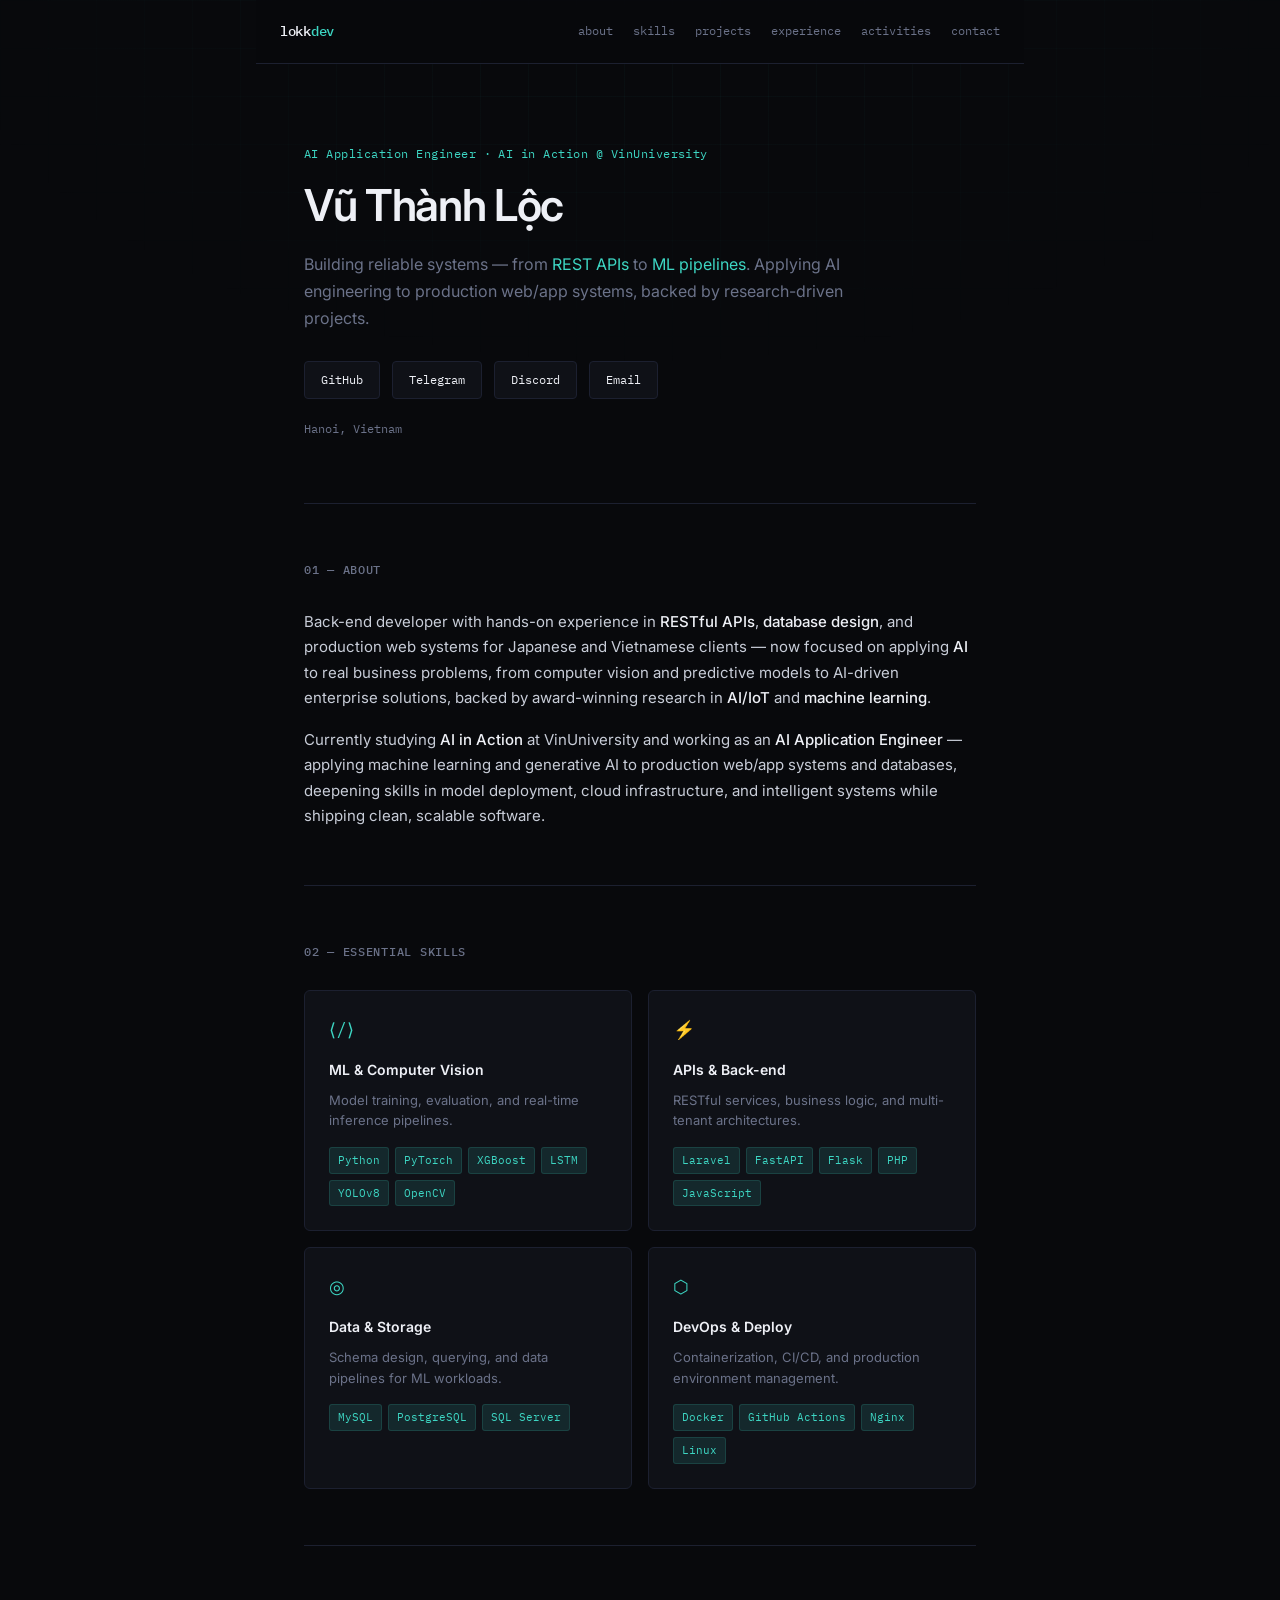
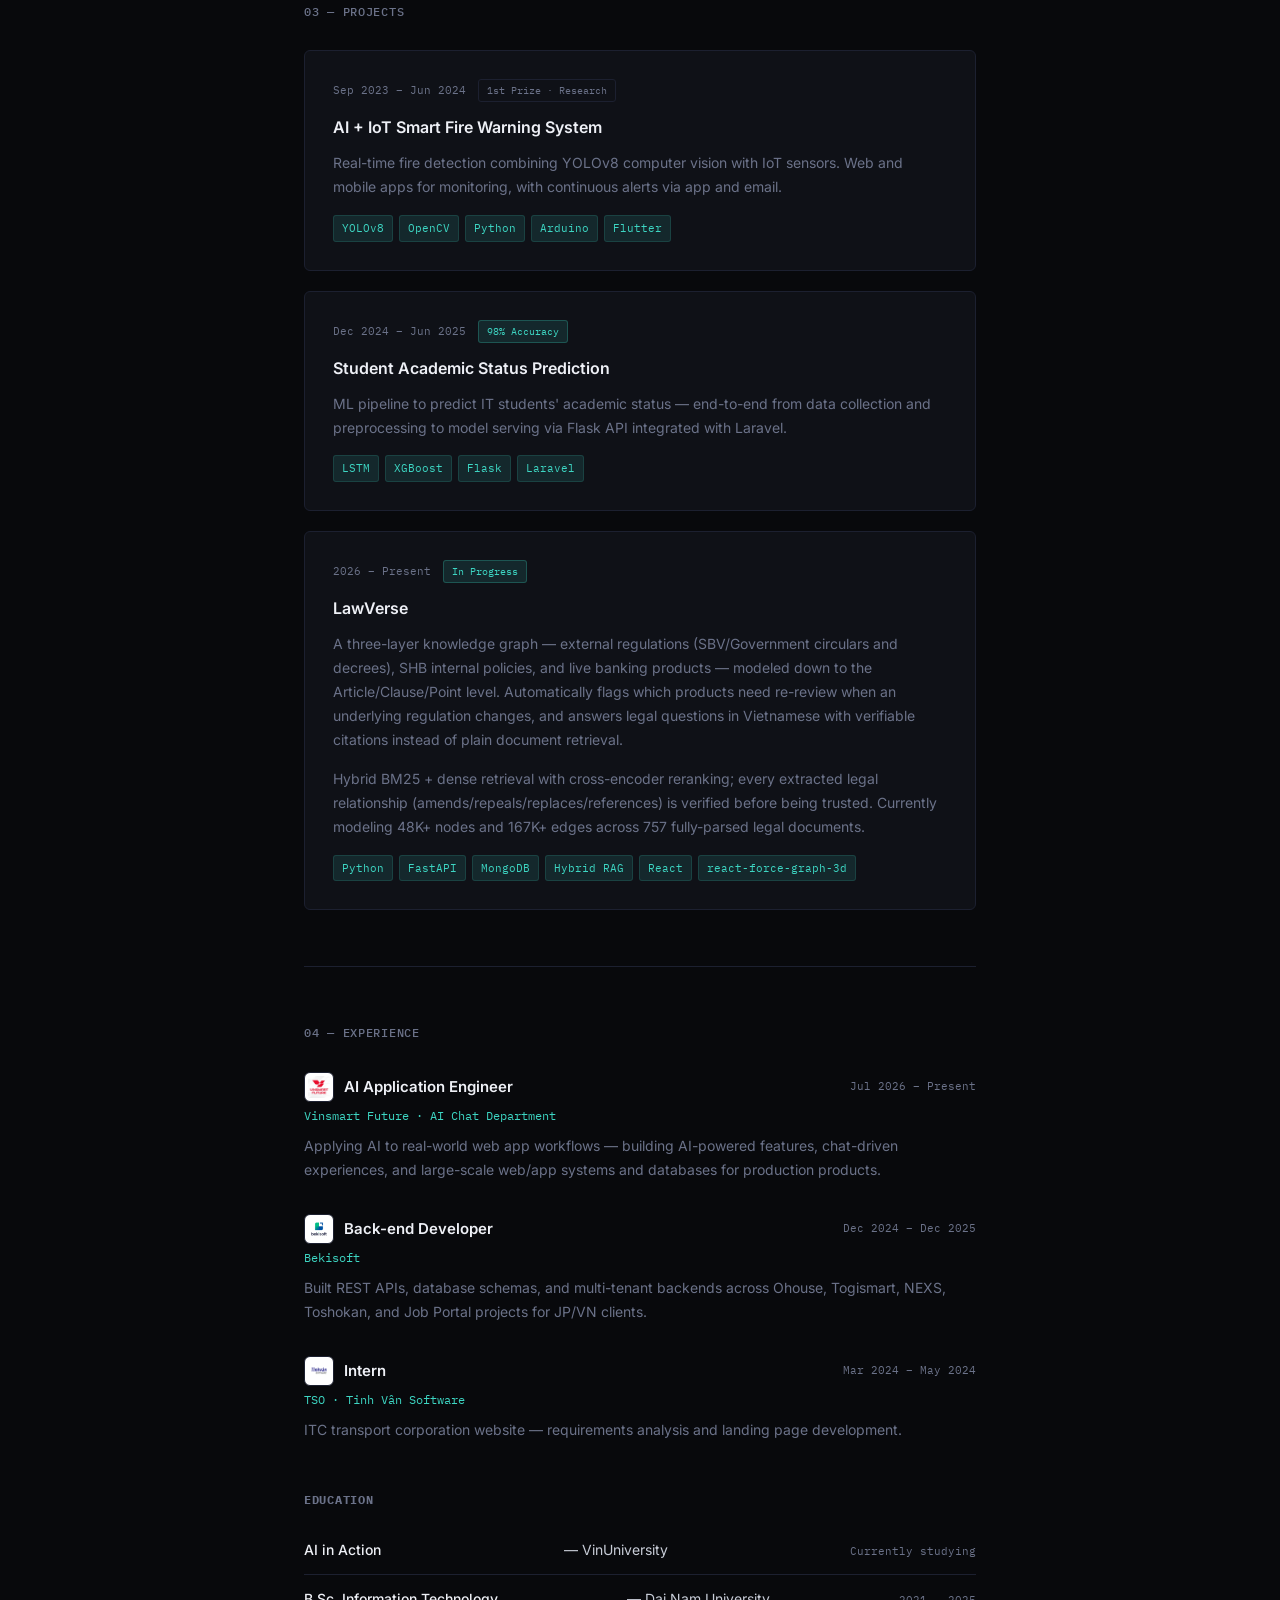
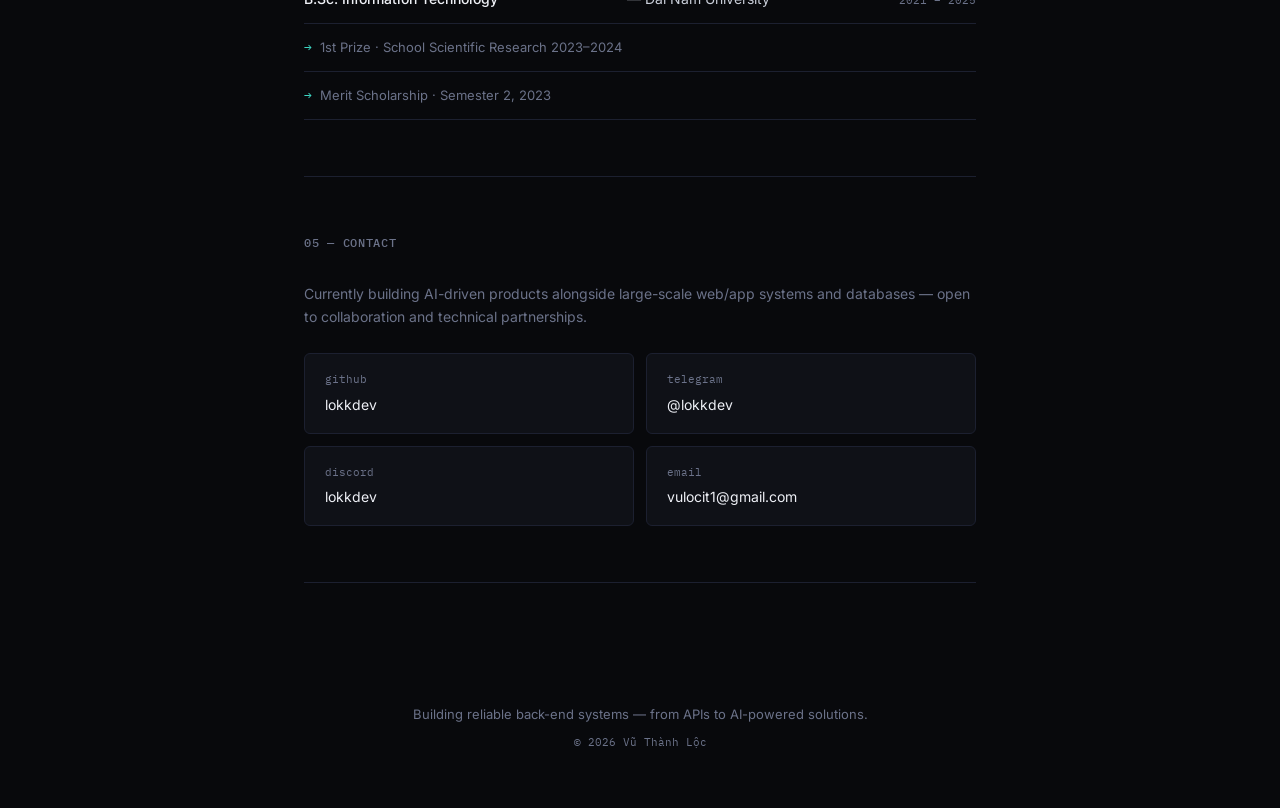
<file: index.html>
<!DOCTYPE html>
<html lang="en">
<head>
  <meta charset="UTF-8" />
  <meta name="viewport" content="width=device-width, initial-scale=1.0" />
  <meta name="description" content="Vũ Thành Lộc — AI Application Engineer with a back-end foundation. APIs, ML pipelines, and production systems." />
  <title>Vũ Thành Lộc · Portfolio</title>
  <link rel="preconnect" href="https://fonts.googleapis.com" />
  <link rel="preconnect" href="https://fonts.gstatic.com" crossorigin />
  <link href="https://fonts.googleapis.com/css2?family=IBM+Plex+Mono:wght@400;500&family=Inter:wght@400;500;600&display=swap" rel="stylesheet" />
  <link rel="stylesheet" href="css/style.css" />
</head>
<body>
  <div class="grid-bg" aria-hidden="true"></div>

  <header class="site-header">
    <a href="#" class="logo">lokk<span class="accent">dev</span></a>
    <nav aria-label="Primary">
      <a href="#about">About</a>
      <a href="#skills">Skills</a>
      <a href="#projects">Projects</a>
      <a href="#experience">Experience</a>
      <a href="activities.html">Activities</a>
      <a href="#contact">Contact</a>
    </nav>
  </header>

  <main>
    <section class="hero" id="top">
      <p class="eyebrow">AI Application Engineer · AI in Action @ VinUniversity</p>
      <h1>Vũ Thành Lộc</h1>
      <p class="hero-tagline">
        Building reliable systems — from <span class="accent">REST APIs</span> to
        <span class="accent">ML pipelines</span>. Applying AI engineering to
        production web/app systems, backed by research-driven projects.
      </p>
      <div class="hero-links">
        <a href="https://github.com/lokkdev" target="_blank" rel="noopener">GitHub</a>
        <a href="https://t.me/lokkdev" target="_blank" rel="noopener">Telegram</a>
        <a href="https://discord.com/users/688775596502810636" target="_blank" rel="noopener">Discord</a>
        <a href="mailto:vulocit1@gmail.com">Email</a>
      </div>
      <p class="hero-location">Hanoi, Vietnam</p>
    </section>

    <section id="about" class="section">
      <h2 class="section-label">01 — About</h2>
      <div class="section-body reveal">
        <p>
          Back-end developer with hands-on experience in <strong>RESTful APIs</strong>,
          <strong>database design</strong>, and production web systems for Japanese and
          Vietnamese clients — now focused on applying <strong>AI</strong> to real
          business problems, from computer vision and predictive models to AI-driven
          enterprise solutions, backed by award-winning research in
          <strong>AI/IoT</strong> and <strong>machine learning</strong>.
        </p>
        <p>
          Currently studying <strong>AI in Action</strong> at VinUniversity and working
          as an <strong>AI Application Engineer</strong> — applying machine learning and
          generative AI to production web/app systems and databases, deepening skills in
          model deployment, cloud infrastructure, and intelligent systems while shipping
          clean, scalable software.
        </p>
      </div>
    </section>

    <section id="skills" class="section">
      <h2 class="section-label">02 — Essential Skills</h2>
      <div class="skills-grid">
        <article class="skill-card reveal">
          <span class="skill-icon">⟨/⟩</span>
          <h3>ML &amp; Computer Vision</h3>
          <p>Model training, evaluation, and real-time inference pipelines.</p>
          <ul class="skill-tags">
            <li>Python</li>
            <li>PyTorch</li>
            <li>XGBoost</li>
            <li>LSTM</li>
            <li>YOLOv8</li>
            <li>OpenCV</li>
          </ul>
        </article>
        <article class="skill-card reveal">
          <span class="skill-icon">⚡</span>
          <h3>APIs &amp; Back-end</h3>
          <p>RESTful services, business logic, and multi-tenant architectures.</p>
          <ul class="skill-tags">
            <li>Laravel</li>
            <li>FastAPI</li>
            <li>Flask</li>
            <li>PHP</li>
            <li>JavaScript</li>
          </ul>
        </article>
        <article class="skill-card reveal">
          <span class="skill-icon">◎</span>
          <h3>Data &amp; Storage</h3>
          <p>Schema design, querying, and data pipelines for ML workloads.</p>
          <ul class="skill-tags">
            <li>MySQL</li>
            <li>PostgreSQL</li>
            <li>SQL Server</li>
          </ul>
        </article>
        <article class="skill-card reveal">
          <span class="skill-icon">⬡</span>
          <h3>DevOps &amp; Deploy</h3>
          <p>Containerization, CI/CD, and production environment management.</p>
          <ul class="skill-tags">
            <li>Docker</li>
            <li>GitHub Actions</li>
            <li>Nginx</li>
            <li>Linux</li>
          </ul>
        </article>
      </div>
    </section>

    <section id="projects" class="section">
      <h2 class="section-label">03 — Projects</h2>
      <div class="project-list">
        <article class="project-card reveal">
          <div class="project-meta">
            <span class="project-date">Sep 2023 – Jun 2024</span>
            <span class="project-badge">1st Prize · Research</span>
          </div>
          <h3>AI + IoT Smart Fire Warning System</h3>
          <p>
            Real-time fire detection combining YOLOv8 computer vision with IoT sensors.
            Web and mobile apps for monitoring, with continuous alerts via app and email.
          </p>
          <ul class="skill-tags">
            <li>YOLOv8</li>
            <li>OpenCV</li>
            <li>Python</li>
            <li>Arduino</li>
            <li>Flutter</li>
          </ul>
        </article>
        <article class="project-card reveal">
          <div class="project-meta">
            <span class="project-date">Dec 2024 – Jun 2025</span>
            <span class="project-badge accent-badge">98% Accuracy</span>
          </div>
          <h3>Student Academic Status Prediction</h3>
          <p>
            ML pipeline to predict IT students' academic status — end-to-end from data
            collection and preprocessing to model serving via Flask API integrated with Laravel.
          </p>
          <ul class="skill-tags">
            <li>LSTM</li>
            <li>XGBoost</li>
            <li>Flask</li>
            <li>Laravel</li>
          </ul>
        </article>
        <article class="project-card reveal">
          <div class="project-meta">
            <span class="project-date">2026 – Present</span>
            <span class="project-badge accent-badge">In Progress</span>
          </div>
          <h3>LawVerse</h3>
          <p>
            A three-layer knowledge graph — external regulations (SBV/Government circulars and
            decrees), SHB internal policies, and live banking products — modeled down to the
            Article/Clause/Point level. Automatically flags which products need re-review when
            an underlying regulation changes, and answers legal questions in Vietnamese with
            verifiable citations instead of plain document retrieval.
          </p>
          <p>
            Hybrid BM25 + dense retrieval with cross-encoder reranking; every extracted legal
            relationship (amends/repeals/replaces/references) is verified before being trusted.
            Currently modeling 48K+ nodes and 167K+ edges across 757 fully-parsed legal documents.
          </p>
          <ul class="skill-tags">
            <li>Python</li>
            <li>FastAPI</li>
            <li>MongoDB</li>
            <li>Hybrid RAG</li>
            <li>React</li>
            <li>react-force-graph-3d</li>
          </ul>
        </article>
      </div>
    </section>

    <section id="experience" class="section">
      <h2 class="section-label">04 — Experience</h2>
      <div class="timeline">
        <article class="timeline-item reveal">
          <div class="timeline-header">
            <div class="timeline-title">
              <img src="img/logos/vinsmart-future.jpg" alt="" class="timeline-logo" />
              <h3>AI Application Engineer</h3>
            </div>
            <span class="timeline-date">Jul 2026 – Present</span>
          </div>
          <p class="timeline-org">Vinsmart Future · AI Chat Department</p>
          <p>
            Applying AI to real-world web app workflows — building AI-powered features,
            chat-driven experiences, and large-scale web/app systems and databases for
            production products.
          </p>
        </article>
        <article class="timeline-item reveal">
          <div class="timeline-header">
            <div class="timeline-title">
              <img src="img/logos/bekisoft.png" alt="" class="timeline-logo" />
              <h3>Back-end Developer</h3>
            </div>
            <span class="timeline-date">Dec 2024 – Dec 2025</span>
          </div>
          <p class="timeline-org"><a href="https://bekisoft.com/" target="_blank" rel="noopener">Bekisoft</a></p>
          <p>
            Built REST APIs, database schemas, and multi-tenant backends across Ohouse,
            Togismart, NEXS, Toshokan, and Job Portal projects for JP/VN clients.
          </p>
        </article>
        <article class="timeline-item reveal">
          <div class="timeline-header">
            <div class="timeline-title">
              <img src="img/logos/tinhvan-software.webp" alt="" class="timeline-logo" />
              <h3>Intern</h3>
            </div>
            <span class="timeline-date">Mar 2024 – May 2024</span>
          </div>
          <p class="timeline-org">TSO · Tinh Vân Software</p>
          <p>
            ITC transport corporation website — requirements analysis and landing page development.
          </p>
        </article>
      </div>

      <div class="education-block reveal">
        <h3 class="subheading">Education</h3>
        <ul class="edu-list">
          <li>
            <strong>AI in Action</strong> — VinUniversity
            <span class="edu-date">Currently studying</span>
          </li>
          <li>
            <strong>B.Sc. Information Technology</strong> — Dai Nam University
            <span class="edu-date">2021 – 2025</span>
          </li>
          <li class="edu-award">1st Prize · School Scientific Research 2023–2024</li>
          <li class="edu-award">Merit Scholarship · Semester 2, 2023</li>
        </ul>
      </div>
    </section>

    <section id="contact" class="section contact-section">
      <h2 class="section-label">05 — Contact</h2>
      <p class="contact-lead">Currently building AI-driven products alongside large-scale web/app systems and databases — open to collaboration and technical partnerships.</p>
      <div class="contact-grid">
        <a href="https://github.com/lokkdev" target="_blank" rel="noopener" class="contact-link reveal">
          <span class="contact-key">github</span>
          <span class="contact-val">lokkdev</span>
        </a>
        <a href="https://t.me/lokkdev" target="_blank" rel="noopener" class="contact-link reveal">
          <span class="contact-key">telegram</span>
          <span class="contact-val">@lokkdev</span>
        </a>
        <a href="https://discord.com/users/688775596502810636" target="_blank" rel="noopener" class="contact-link reveal">
          <span class="contact-key">discord</span>
          <span class="contact-val">lokkdev</span>
        </a>
        <a href="mailto:vulocit1@gmail.com" class="contact-link reveal">
          <span class="contact-key">email</span>
          <span class="contact-val">vulocit1@gmail.com</span>
        </a>
        <!-- <a href="tel:+84936316705" class="contact-link reveal">
          <span class="contact-key">phone</span>
          <span class="contact-val">0936316705</span>
        </a> -->
      </div>
    </section>
  </main>

  <footer class="site-footer">
    <p>Building reliable back-end systems — from APIs to AI-powered solutions.</p>
    <p class="footer-copy">&copy; 2026 Vũ Thành Lộc</p>
  </footer>

  <script src="js/main.js"></script>
</body>
</html>
</file>
<file: css/style.css>
*,
*::before,
*::after {
  box-sizing: border-box;
  margin: 0;
  padding: 0;
}

:root {
  --bg: #08090c;
  --surface: #0f1117;
  --border: #1c2030;
  --text: #c8cdd8;
  --text-muted: #6b7289;
  --heading: #eef0f6;
  --accent: #3dd6c3;
  --accent-dim: rgba(61, 214, 195, 0.12);
  --mono: "IBM Plex Mono", ui-monospace, monospace;
  --sans: "Inter", system-ui, sans-serif;
  --max-w: 720px;
  --header-h: 64px;
}

html {
  scroll-behavior: smooth;
}

body {
  font-family: var(--sans);
  font-size: 15px;
  line-height: 1.7;
  color: var(--text);
  background: var(--bg);
  -webkit-font-smoothing: antialiased;
}

a {
  color: var(--accent);
  text-decoration: none;
  transition: opacity 0.2s;
}

a:hover {
  opacity: 0.8;
}

strong {
  color: var(--heading);
  font-weight: 500;
}

/* Subtle grid background */
.grid-bg {
  position: fixed;
  inset: 0;
  z-index: -1;
  background-image:
    linear-gradient(rgba(61, 214, 195, 0.03) 1px, transparent 1px),
    linear-gradient(90deg, rgba(61, 214, 195, 0.03) 1px, transparent 1px);
  background-size: 48px 48px;
  mask-image: radial-gradient(ellipse 80% 60% at 50% 0%, black 20%, transparent 70%);
}

.accent {
  color: var(--accent);
}

/* Header */
.site-header {
  position: sticky;
  top: 0;
  z-index: 100;
  display: flex;
  align-items: center;
  justify-content: space-between;
  height: var(--header-h);
  padding: 0 24px;
  max-width: calc(var(--max-w) + 48px);
  margin: 0 auto;
  background: rgba(8, 9, 12, 0.85);
  backdrop-filter: blur(12px);
  border-bottom: 1px solid var(--border);
}

.logo {
  font-family: var(--mono);
  font-size: 14px;
  font-weight: 500;
  color: var(--heading);
  letter-spacing: -0.02em;
}

nav {
  display: flex;
  gap: 20px;
}

nav a {
  font-family: var(--mono);
  font-size: 12px;
  color: var(--text-muted);
  text-transform: lowercase;
}

nav a:hover {
  color: var(--accent);
  opacity: 1;
}

/* Main layout */
main {
  max-width: var(--max-w);
  margin: 0 auto;
  padding: 0 24px 80px;
}

/* Hero */
.hero {
  padding: 80px 0 64px;
  border-bottom: 1px solid var(--border);
}

.eyebrow {
  font-family: var(--mono);
  font-size: 12px;
  color: var(--accent);
  letter-spacing: 0.04em;
  margin-bottom: 16px;
}

.hero h1 {
  font-size: clamp(2rem, 5vw, 2.75rem);
  font-weight: 600;
  color: var(--heading);
  letter-spacing: -0.03em;
  line-height: 1.15;
  margin-bottom: 20px;
}

.hero-tagline {
  font-size: 16px;
  color: var(--text-muted);
  max-width: 540px;
  margin-bottom: 28px;
}

.hero-links {
  display: flex;
  gap: 12px;
  flex-wrap: wrap;
  margin-bottom: 20px;
}

.hero-links a {
  font-family: var(--mono);
  font-size: 12px;
  padding: 8px 16px;
  border: 1px solid var(--border);
  border-radius: 4px;
  color: var(--heading);
  background: var(--surface);
  transition: border-color 0.2s, background 0.2s;
}

.hero-links a:hover {
  border-color: var(--accent);
  background: var(--accent-dim);
  opacity: 1;
}

.hero-location {
  font-family: var(--mono);
  font-size: 12px;
  color: var(--text-muted);
}

/* Sections */
.section {
  padding: 56px 0;
  border-bottom: 1px solid var(--border);
}

.section-label {
  font-family: var(--mono);
  font-size: 12px;
  font-weight: 500;
  color: var(--text-muted);
  letter-spacing: 0.06em;
  text-transform: uppercase;
  margin-bottom: 28px;
}

.section-body p + p {
  margin-top: 16px;
}

/* Skills */
.skills-grid {
  display: grid;
  grid-template-columns: 1fr;
  gap: 16px;
}

@media (min-width: 600px) {
  .skills-grid {
    grid-template-columns: 1fr 1fr;
  }
}

.skill-card {
  padding: 24px;
  background: var(--surface);
  border: 1px solid var(--border);
  border-radius: 6px;
  transition: border-color 0.25s;
}

.skill-card:hover {
  border-color: rgba(61, 214, 195, 0.3);
}

.skill-icon {
  display: block;
  font-family: var(--mono);
  font-size: 18px;
  color: var(--accent);
  margin-bottom: 12px;
}

.skill-card h3 {
  font-size: 14px;
  font-weight: 600;
  color: var(--heading);
  margin-bottom: 8px;
}

.skill-card p {
  font-size: 13px;
  color: var(--text-muted);
  margin-bottom: 16px;
  line-height: 1.6;
}

/* Tags */
.skill-tags {
  list-style: none;
  display: flex;
  flex-wrap: wrap;
  gap: 6px;
}

.skill-tags li {
  font-family: var(--mono);
  font-size: 11px;
  padding: 3px 8px;
  border-radius: 3px;
  color: var(--accent);
  background: var(--accent-dim);
  border: 1px solid rgba(61, 214, 195, 0.15);
}

/* Projects */
.project-list {
  display: flex;
  flex-direction: column;
  gap: 20px;
}

.project-card {
  padding: 28px;
  background: var(--surface);
  border: 1px solid var(--border);
  border-radius: 6px;
}

.project-meta {
  display: flex;
  align-items: center;
  gap: 12px;
  flex-wrap: wrap;
  margin-bottom: 12px;
}

.project-date {
  font-family: var(--mono);
  font-size: 11px;
  color: var(--text-muted);
}

.project-badge {
  font-family: var(--mono);
  font-size: 10px;
  padding: 2px 8px;
  border-radius: 3px;
  color: var(--text-muted);
  border: 1px solid var(--border);
}

.accent-badge {
  color: var(--accent);
  border-color: rgba(61, 214, 195, 0.25);
  background: var(--accent-dim);
}

.project-card h3 {
  font-size: 16px;
  font-weight: 600;
  color: var(--heading);
  margin-bottom: 10px;
}

.project-card p {
  font-size: 14px;
  color: var(--text-muted);
  margin-bottom: 16px;
}

/* Activities */
.activity-role {
  font-family: var(--mono);
  font-size: 12px;
  color: var(--accent);
  margin-bottom: 12px !important;
}

.team-list {
  list-style: none;
  display: flex;
  flex-direction: column;
  gap: 8px;
  margin-top: 16px;
  padding-top: 16px;
  border-top: 1px solid var(--border);
}

.team-list li {
  display: flex;
  justify-content: space-between;
  align-items: baseline;
  gap: 12px;
  flex-wrap: wrap;
  font-size: 13px;
}

.team-name {
  color: var(--heading);
  font-weight: 500;
}

.team-role {
  font-family: var(--mono);
  font-size: 11px;
  color: var(--text-muted);
  text-align: right;
}

/* Activities grid (activities.html) */
.activity-grid {
  display: grid;
  grid-template-columns: 1fr;
  gap: 16px;
}

@media (min-width: 600px) {
  .activity-grid {
    grid-template-columns: 1fr 1fr;
  }
}

.activity-thumb-card {
  display: flex;
  flex-direction: column;
  width: 100%;
  background: var(--surface);
  border: 1px solid var(--border);
  border-radius: 6px;
  overflow: hidden;
  cursor: pointer;
  text-align: left;
  font-family: inherit;
  color: inherit;
  transition: border-color 0.25s;
}

.activity-thumb-card:hover {
  border-color: rgba(61, 214, 195, 0.3);
}

.activity-thumb {
  aspect-ratio: 16 / 9;
  display: flex;
  align-items: center;
  justify-content: center;
  background: linear-gradient(135deg, var(--accent-dim), var(--surface));
  border-bottom: 1px solid var(--border);
  font-family: var(--mono);
  font-size: 12px;
  color: var(--text-muted);
}

.activity-thumb img {
  width: 100%;
  height: 100%;
  object-fit: cover;
}

.activity-thumb-info {
  padding: 16px 20px;
}

.activity-thumb-date {
  display: block;
  font-family: var(--mono);
  font-size: 11px;
  color: var(--text-muted);
  margin-bottom: 6px;
}

.activity-thumb-info h3 {
  font-size: 15px;
  font-weight: 600;
  color: var(--heading);
}

/* Modal */
body.modal-open {
  overflow: hidden;
}

.modal-overlay {
  position: fixed;
  inset: 0;
  z-index: 200;
  display: flex;
  align-items: center;
  justify-content: center;
  padding: 24px;
  background: rgba(8, 9, 12, 0.8);
  backdrop-filter: blur(4px);
}

.modal-overlay[hidden] {
  display: none;
}

.modal {
  position: relative;
  width: 100%;
  max-width: 640px;
  max-height: 85vh;
  overflow-y: auto;
  padding: 32px;
  background: var(--surface);
  border: 1px solid var(--border);
  border-radius: 8px;
}

.modal h3 {
  font-size: 18px;
  font-weight: 600;
  color: var(--heading);
  margin-bottom: 8px;
}

.modal .project-meta {
  margin-bottom: 12px;
}

.modal-close {
  position: absolute;
  top: 16px;
  right: 16px;
  width: 32px;
  height: 32px;
  line-height: 1;
  font-size: 18px;
  color: var(--text-muted);
  background: none;
  border: 1px solid var(--border);
  border-radius: 4px;
  cursor: pointer;
  transition: color 0.2s, border-color 0.2s;
}

.modal-close:hover {
  color: var(--accent);
  border-color: var(--accent);
}

.modal-gallery {
  display: grid;
  grid-template-columns: repeat(auto-fill, minmax(120px, 1fr));
  gap: 8px;
  margin-top: 16px;
}

.modal-gallery img {
  width: 100%;
  aspect-ratio: 1;
  object-fit: cover;
  border-radius: 4px;
  border: 1px solid var(--border);
  cursor: zoom-in;
  transition: opacity 0.2s;
}

.modal-gallery img:hover,
.modal-gallery img:focus-visible {
  opacity: 0.8;
}

/* Lightbox */
.lightbox {
  position: fixed;
  inset: 0;
  z-index: 300;
  display: flex;
  align-items: center;
  justify-content: center;
  padding: 24px;
  background: rgba(8, 9, 12, 0.92);
  backdrop-filter: blur(4px);
}

.lightbox[hidden] {
  display: none;
}

.lightbox-img {
  max-width: 90vw;
  max-height: 90vh;
  object-fit: contain;
  border-radius: 4px;
}

.lightbox-close {
  position: fixed;
  top: 16px;
  right: 24px;
  width: 40px;
  height: 40px;
  line-height: 1;
  font-size: 24px;
  color: #fff;
  background: none;
  border: 1px solid var(--border);
  border-radius: 4px;
  cursor: pointer;
  transition: color 0.2s, border-color 0.2s;
}

.lightbox-close:hover {
  color: var(--accent);
  border-color: var(--accent);
}

.lightbox-nav {
  position: fixed;
  top: 50%;
  transform: translateY(-50%);
  width: 48px;
  height: 48px;
  font-size: 28px;
  line-height: 1;
  color: #fff;
  background: none;
  border: 1px solid var(--border);
  border-radius: 4px;
  cursor: pointer;
  transition: color 0.2s, border-color 0.2s;
}

.lightbox-nav:hover {
  color: var(--accent);
  border-color: var(--accent);
}

.lightbox-prev {
  left: 16px;
}

.lightbox-next {
  right: 16px;
}

.modal-gallery-placeholder {
  margin-top: 16px;
  padding: 16px;
  font-family: var(--mono);
  font-size: 12px;
  color: var(--text-muted);
  text-align: center;
  border: 1px dashed var(--border);
  border-radius: 6px;
}

/* Timeline */
.timeline {
  display: flex;
  flex-direction: column;
  gap: 32px;
  margin-bottom: 48px;
}

.timeline-header {
  display: flex;
  justify-content: space-between;
  align-items: center;
  gap: 16px;
  flex-wrap: wrap;
  margin-bottom: 4px;
}

.timeline-title {
  display: flex;
  align-items: center;
  gap: 10px;
}

.timeline-logo {
  width: 30px;
  height: 30px;
  flex-shrink: 0;
  object-fit: contain;
  border-radius: 6px;
  background: #fff;
  padding: 3px;
  border: 1px solid var(--border);
}

.timeline-header h3 {
  font-size: 15px;
  font-weight: 600;
  color: var(--heading);
}

.timeline-date {
  font-family: var(--mono);
  font-size: 11px;
  color: var(--text-muted);
}

.timeline-org {
  font-family: var(--mono);
  font-size: 12px;
  color: var(--accent);
  margin-bottom: 8px;
}

.timeline-item p:last-child {
  font-size: 14px;
  color: var(--text-muted);
}

.subheading {
  font-family: var(--mono);
  font-size: 12px;
  color: var(--text-muted);
  text-transform: uppercase;
  letter-spacing: 0.06em;
  margin-bottom: 16px;
}

.edu-list {
  list-style: none;
}

.edu-list li {
  display: flex;
  justify-content: space-between;
  align-items: baseline;
  gap: 16px;
  flex-wrap: wrap;
  padding: 12px 0;
  border-bottom: 1px solid var(--border);
  font-size: 14px;
}

.edu-list li strong {
  font-weight: 500;
}

.edu-date {
  font-family: var(--mono);
  font-size: 11px;
  color: var(--text-muted);
}

.edu-award {
  font-size: 13px !important;
  color: var(--text-muted) !important;
  justify-content: flex-start !important;
  gap: 8px !important;
}

.edu-award::before {
  content: "→";
  color: var(--accent);
  font-family: var(--mono);
}

/* Contact */
.contact-lead {
  color: var(--text-muted);
  margin-bottom: 24px;
  font-size: 14px;
}

.contact-grid {
  display: grid;
  grid-template-columns: 1fr;
  gap: 12px;
}

@media (min-width: 480px) {
  .contact-grid {
    grid-template-columns: 1fr 1fr;
  }
}

.contact-link {
  display: flex;
  flex-direction: column;
  gap: 4px;
  padding: 16px 20px;
  background: var(--surface);
  border: 1px solid var(--border);
  border-radius: 6px;
  transition: border-color 0.2s;
}

.contact-link:hover {
  border-color: rgba(61, 214, 195, 0.35);
  opacity: 1;
}

.contact-key {
  font-family: var(--mono);
  font-size: 11px;
  color: var(--text-muted);
  text-transform: lowercase;
}

.contact-val {
  font-size: 14px;
  color: var(--heading);
}

/* Footer */
.site-footer {
  max-width: var(--max-w);
  margin: 0 auto;
  padding: 40px 24px 56px;
  text-align: center;
}

.site-footer p {
  font-size: 13px;
  color: var(--text-muted);
}

.footer-copy {
  margin-top: 8px;
  font-family: var(--mono);
  font-size: 11px !important;
}

/* Scroll reveal */
.reveal {
  opacity: 0;
  transform: translateY(24px);
  transition: opacity 0.6s ease, transform 0.6s ease;
}

.reveal.is-visible {
  opacity: 1;
  transform: none;
}

.skills-grid .reveal:nth-child(2) { transition-delay: 0.08s; }
.skills-grid .reveal:nth-child(3) { transition-delay: 0.16s; }
.skills-grid .reveal:nth-child(4) { transition-delay: 0.24s; }

.project-list .reveal:nth-child(2) { transition-delay: 0.1s; }
.project-list .reveal:nth-child(3) { transition-delay: 0.2s; }

.contact-grid .reveal:nth-child(2) { transition-delay: 0.06s; }
.contact-grid .reveal:nth-child(3) { transition-delay: 0.12s; }
.contact-grid .reveal:nth-child(4) { transition-delay: 0.18s; }

.activity-grid .reveal:nth-child(2) { transition-delay: 0.08s; }
.activity-grid .reveal:nth-child(3) { transition-delay: 0.16s; }
.activity-grid .reveal:nth-child(4) { transition-delay: 0.24s; }
.activity-grid .reveal:nth-child(5) { transition-delay: 0.32s; }

@media (prefers-reduced-motion: reduce) {
  .reveal {
    opacity: 1;
    transform: none;
    transition: none;
  }
}

/* Mobile nav */
@media (max-width: 520px) {
  nav {
    gap: 12px;
  }

  nav a {
    font-size: 11px;
  }

  .hero {
    padding-top: 48px;
  }
}
</file>
